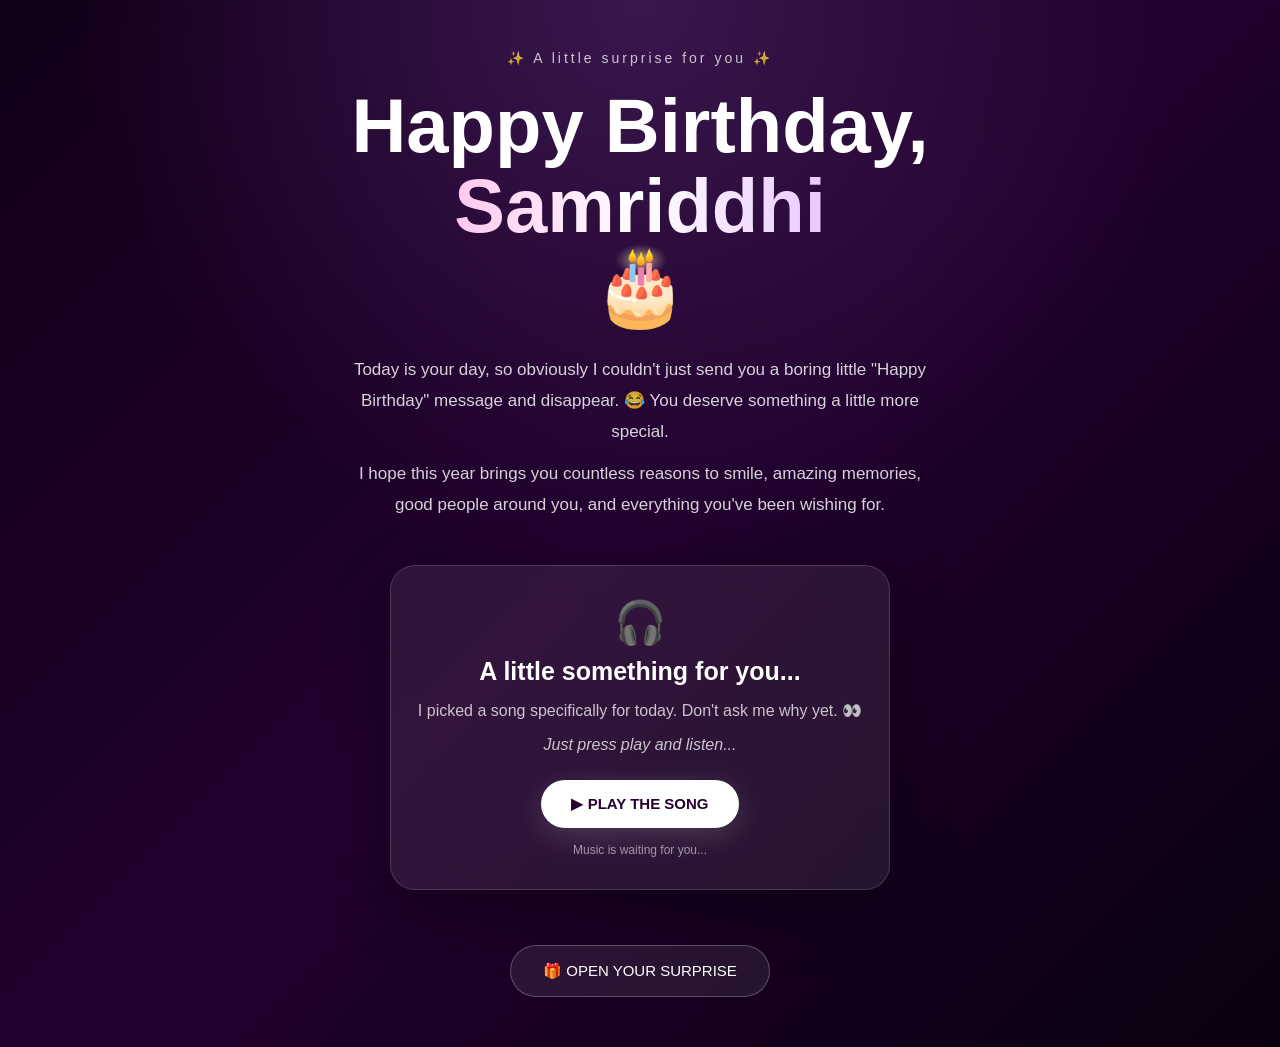
<file: index.html>
<!DOCTYPE html>
<html lang="en">

<head>

    <meta charset="UTF-8">

    <meta
        name="viewport"
        content="width=device-width, initial-scale=1.0"
    >

    <title>Happy Birthday, Samriddhi 🎂</title>

    <link
        rel="stylesheet"
        href="css/style.css"
    >

</head>

<body>

    <!-- Floating background particles -->
    <div class="particles"></div>


    <main class="birthday-container">


        <div class="small-text">
            ✨ A little surprise for you ✨
        </div>


        <h1>

            Happy Birthday,

            <span>
                Samriddhi
            </span>

            🎂

        </h1>


        <p class="birthday-message">

            Today is your day, so obviously I couldn't just send you
            a boring little "Happy Birthday" message and disappear. 😂
            You deserve something a little more special.

        </p>


        <p class="birthday-message">

            I hope this year brings you countless reasons to smile,
            amazing memories, good people around you, and everything
            you've been wishing for.

        </p>


        <!-- MUSIC CARD -->

        <section class="music-card">


            <div class="music-icon">
                🎧
            </div>


            <h2>
                A little something for you...
            </h2>


            <p>

                I picked a song specifically for today.
                Don't ask me why yet. 👀

            </p>


            <p class="music-hint">

                Just press play and listen...

            </p>


            <button
                id="musicButton"
                onclick="toggleMusic()"
            >

                ▶ PLAY THE SONG

            </button>


            <div
                class="song-status"
                id="songStatus"
            >

                Music is waiting for you...

            </div>


        </section>


        <!-- AUDIO -->

        <audio
            id="birthdaySong"
            loop
        >

            <source
                src="music/birthday-song.mp3"
                type="audio/mpeg"
            >

        </audio>


        <!-- PAGE 1 → PAGE 2 -->

        <button
            class="surprise-button"
            onclick="goToSecret()"
        >

            🎁 OPEN YOUR SURPRISE

        </button>


    </main>


    <script src="js/script.js"></script>

</body>
</html>
</file>
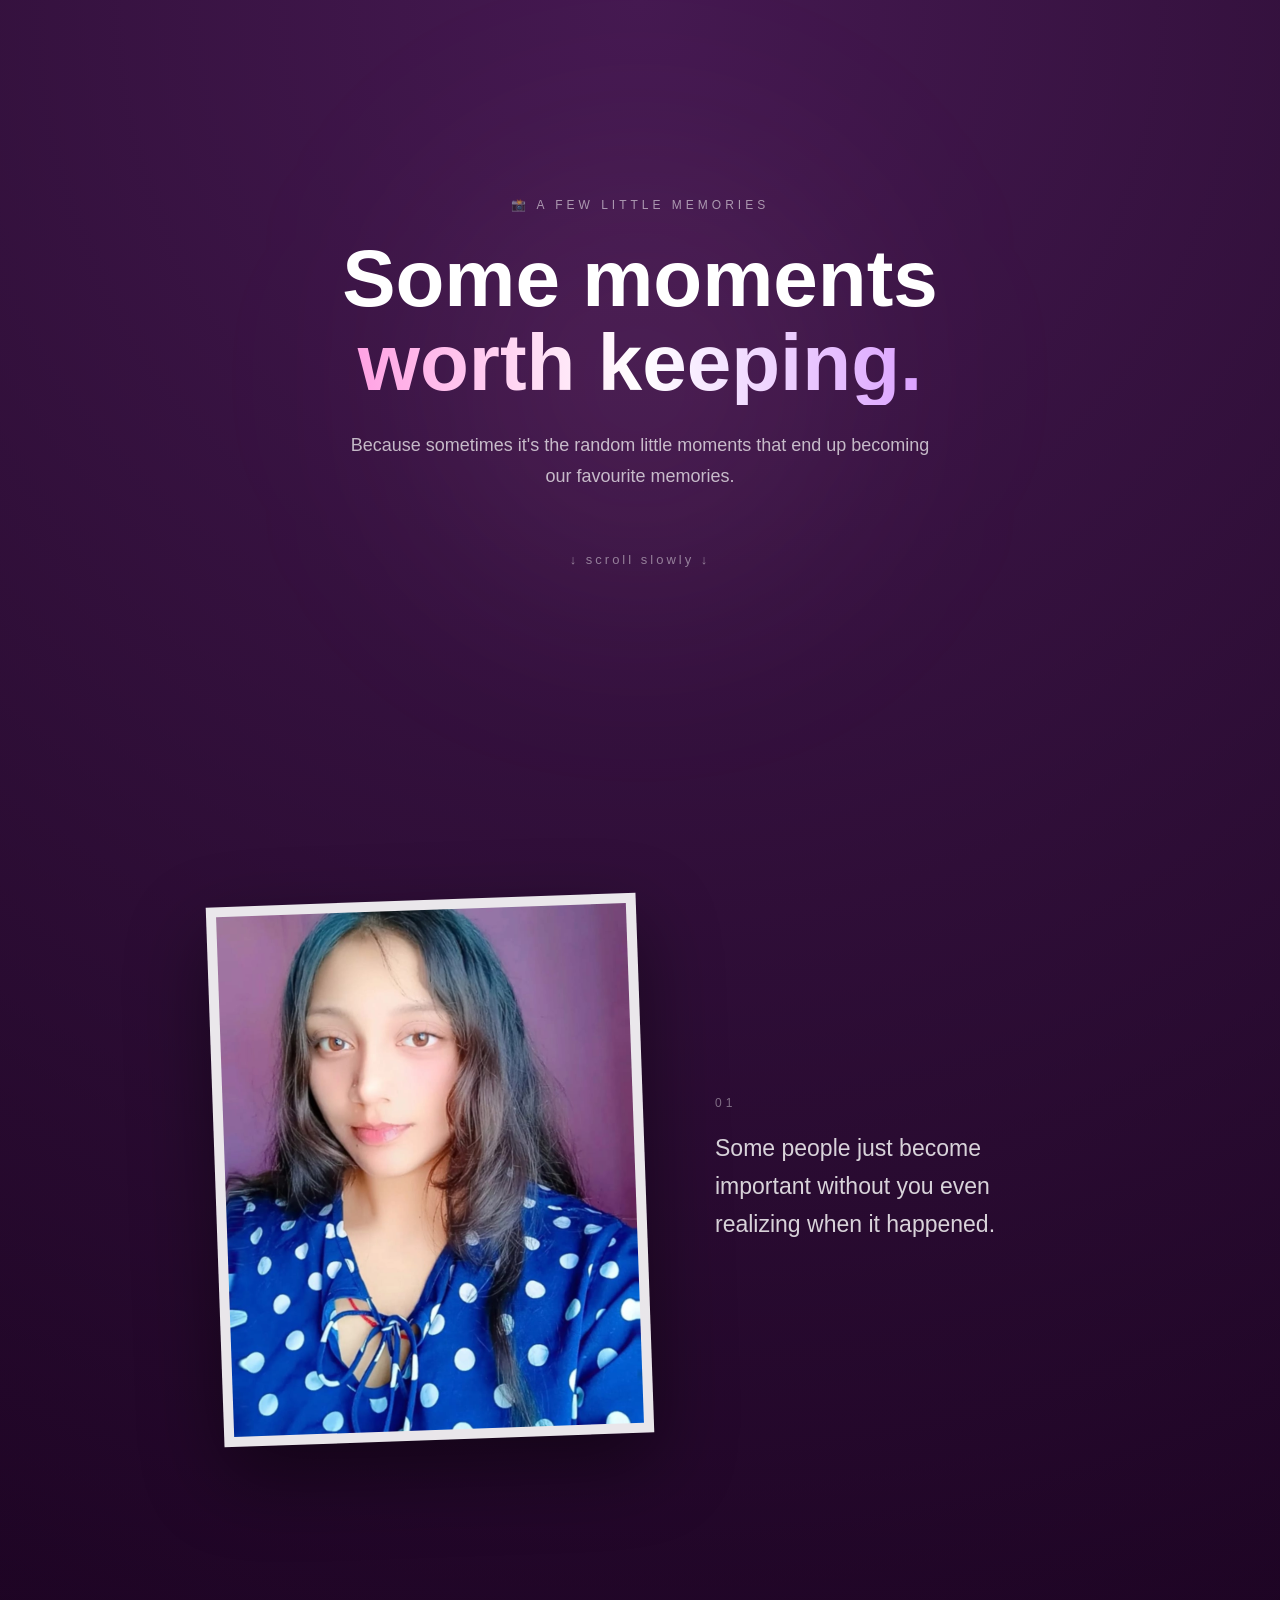
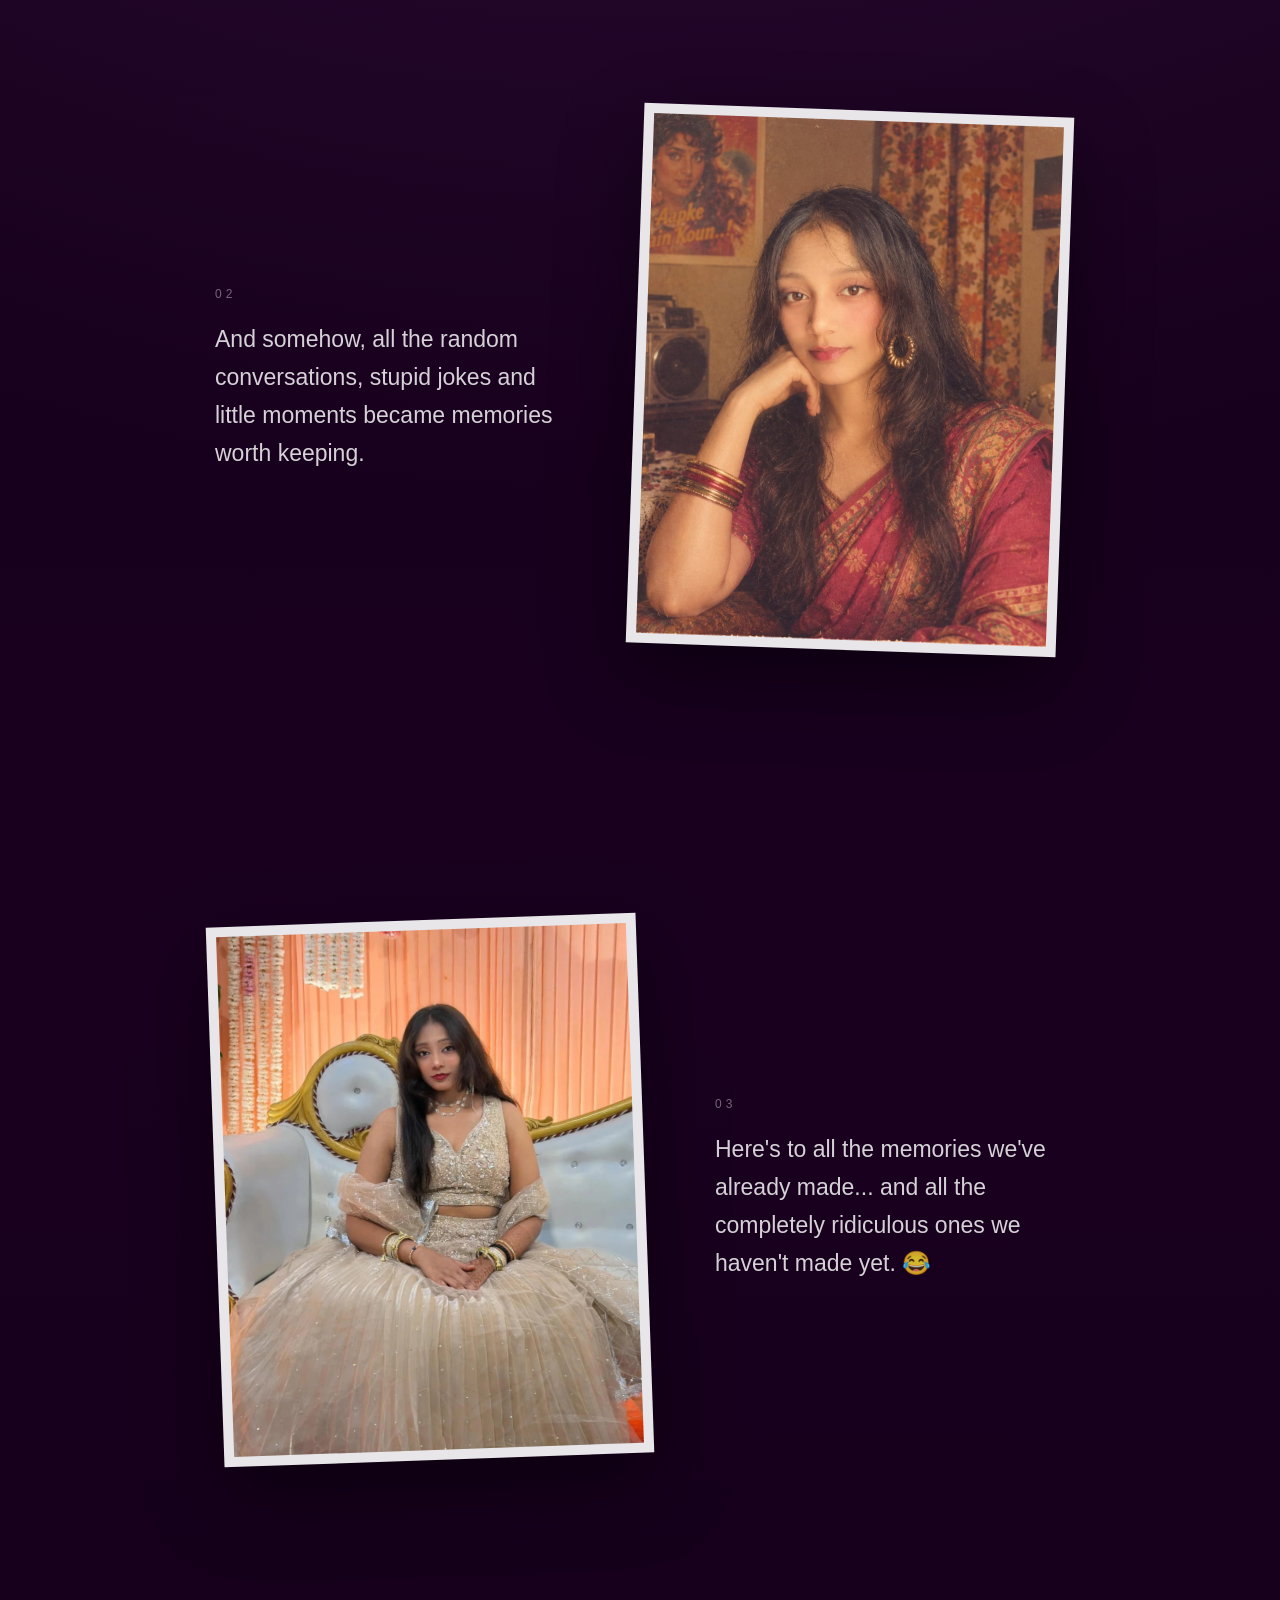
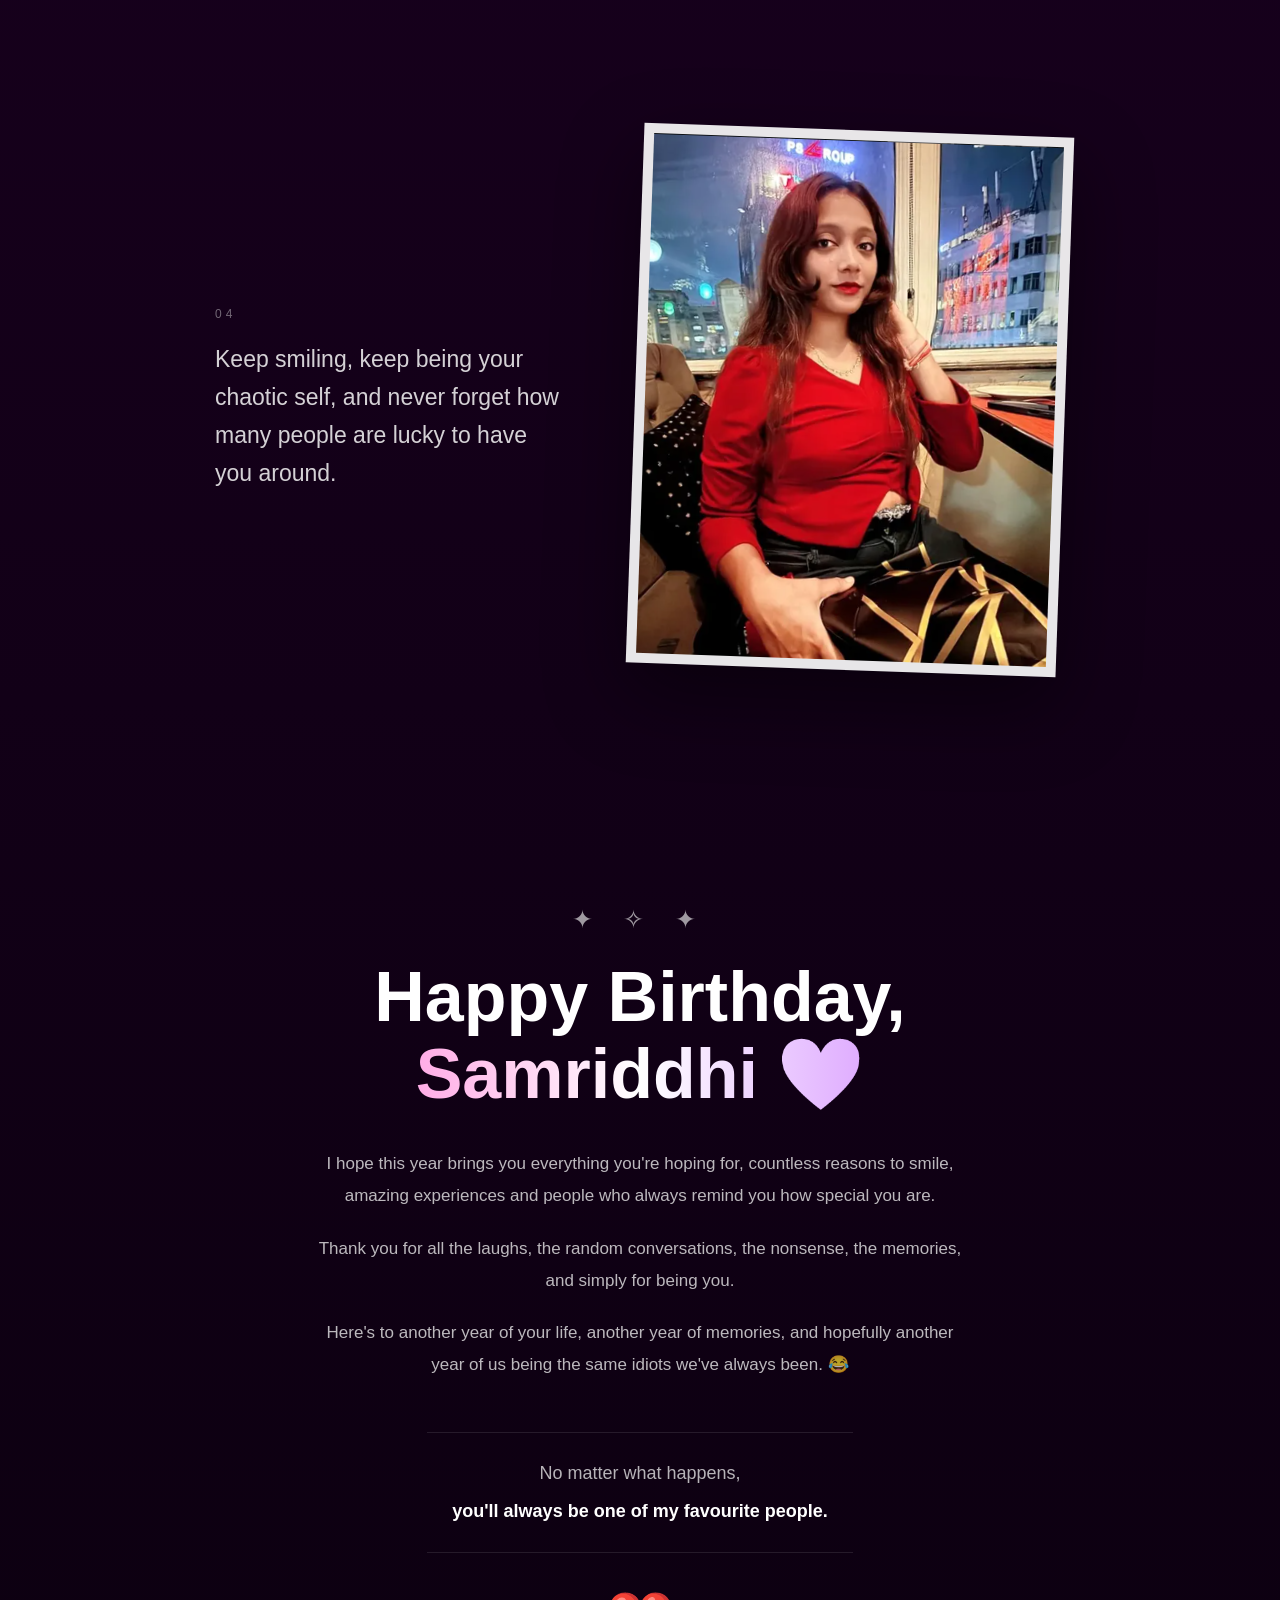
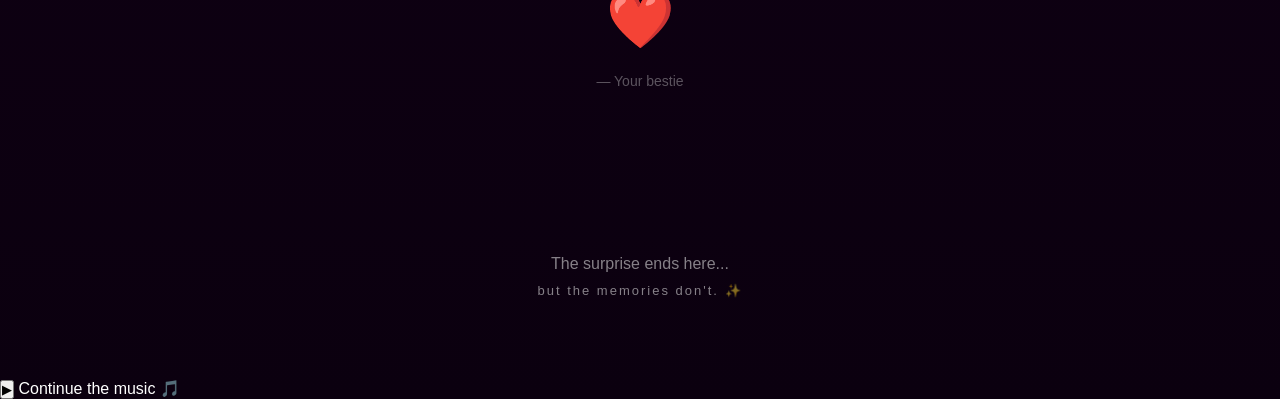
<file: memories.html>
<!DOCTYPE html>
<html lang="en">

<head>

    <meta charset="UTF-8">

    <meta
        name="viewport"
        content="width=device-width, initial-scale=1.0"
    >

    <title>Our Little Memories 📸</title>

    <link rel="stylesheet" href="css/style.css">

</head>


<body class="memories-page">

    <div class="memory-glow"></div>


    <main class="memories-container">


        <!-- INTRO -->

        <section class="memories-intro">

            <div class="memory-label">
                📸 A FEW LITTLE MEMORIES
            </div>

            <h1>
                Some moments
                <span>worth keeping.</span>
            </h1>

            <p>
                Because sometimes it's the random little
                moments that end up becoming our favourite memories.
            </p>

            <div class="scroll-hint">
                ↓ scroll slowly ↓
            </div>

        </section>



        <!-- PHOTO 1 -->

        <section class="memory-item">

            <div class="photo-frame">

                <img
                    src="images/photo1.jpeg"
                    alt="Samriddhi memory 1"
                >

            </div>

            <div class="memory-message">

                <span>01</span>

                <p>
                    Some people just become important
                    without you even realizing when it happened.
                </p>

            </div>

        </section>



        <!-- PHOTO 2 -->

        <section class="memory-item reverse">

            <div class="photo-frame">

                <img
                    src="images/photo2.jpeg"
                    alt="Samriddhi memory 2"
                >

            </div>

            <div class="memory-message">

                <span>02</span>

                <p>
                    And somehow, all the random conversations,
                    stupid jokes and little moments became
                    memories worth keeping.
                </p>

            </div>

        </section>



        <!-- PHOTO 3 -->

        <section class="memory-item">

            <div class="photo-frame">

                <img
                    src="images/photo3.jpeg"
                    alt="Samriddhi memory 3"
                >

            </div>

            <div class="memory-message">

                <span>03</span>

                <p>
                    Here's to all the memories we've already made...
                    and all the completely ridiculous ones
                    we haven't made yet. 😂
                </p>

            </div>

        </section>



        <!-- PHOTO 4 -->

        <section class="memory-item reverse">

            <div class="photo-frame">

                <img
                    src="images/photo4.png"
                    alt="Samriddhi memory 4"
                >

            </div>

            <div class="memory-message">

                <span>04</span>

                <p>
                    Keep smiling, keep being your chaotic self,
                    and never forget how many people are lucky
                    to have you around.
                </p>

            </div>

        </section>



        <!-- FINAL MESSAGE -->

        <section class="final-message">

            <div class="final-sparkle">
                ✦ ✧ ✦
            </div>

            <h2>
                Happy Birthday,
                <span>Samriddhi ❤️</span>
            </h2>

            <p>
                I hope this year brings you everything you're
                hoping for, countless reasons to smile,
                amazing experiences and people who always remind
                you how special you are.
            </p>

            <p>
                Thank you for all the laughs, the random
                conversations, the nonsense, the memories,
                and simply for being you.
            </p>

            <p>
                Here's to another year of your life,
                another year of memories,
                and hopefully another year of us being
                the same idiots we've always been. 😂
            </p>

            <div class="final-line">

                No matter what happens,
                <strong>
                    you'll always be one of my favourite people.
                </strong>

            </div>

            <div class="big-heart">
                ❤️
            </div>

            <p class="signature">
                — Your bestie
            </p>

        </section>



        <!-- END -->

        <section class="website-ending">

            <p>
                The surprise ends here...
            </p>

            <span>
                but the memories don't. ✨
            </span>

        </section>


    </main>


</body>
    <!-- Persistent music -->

<audio id="birthdaySong" loop>
    <source
        src="music/birthday-song.mp3"
        type="audio/mpeg"
    >
</audio>


<!-- Floating music control -->

<div class="floating-music">

    <button
        id="floatingMusicButton"
        onclick="toggleFloatingMusic()"
    >
        ▶
    </button>

    <span id="floatingMusicStatus">
        Continue the music 🎵
    </span>

</div>


<script src="js/script.js"></script>
</html>
</file>
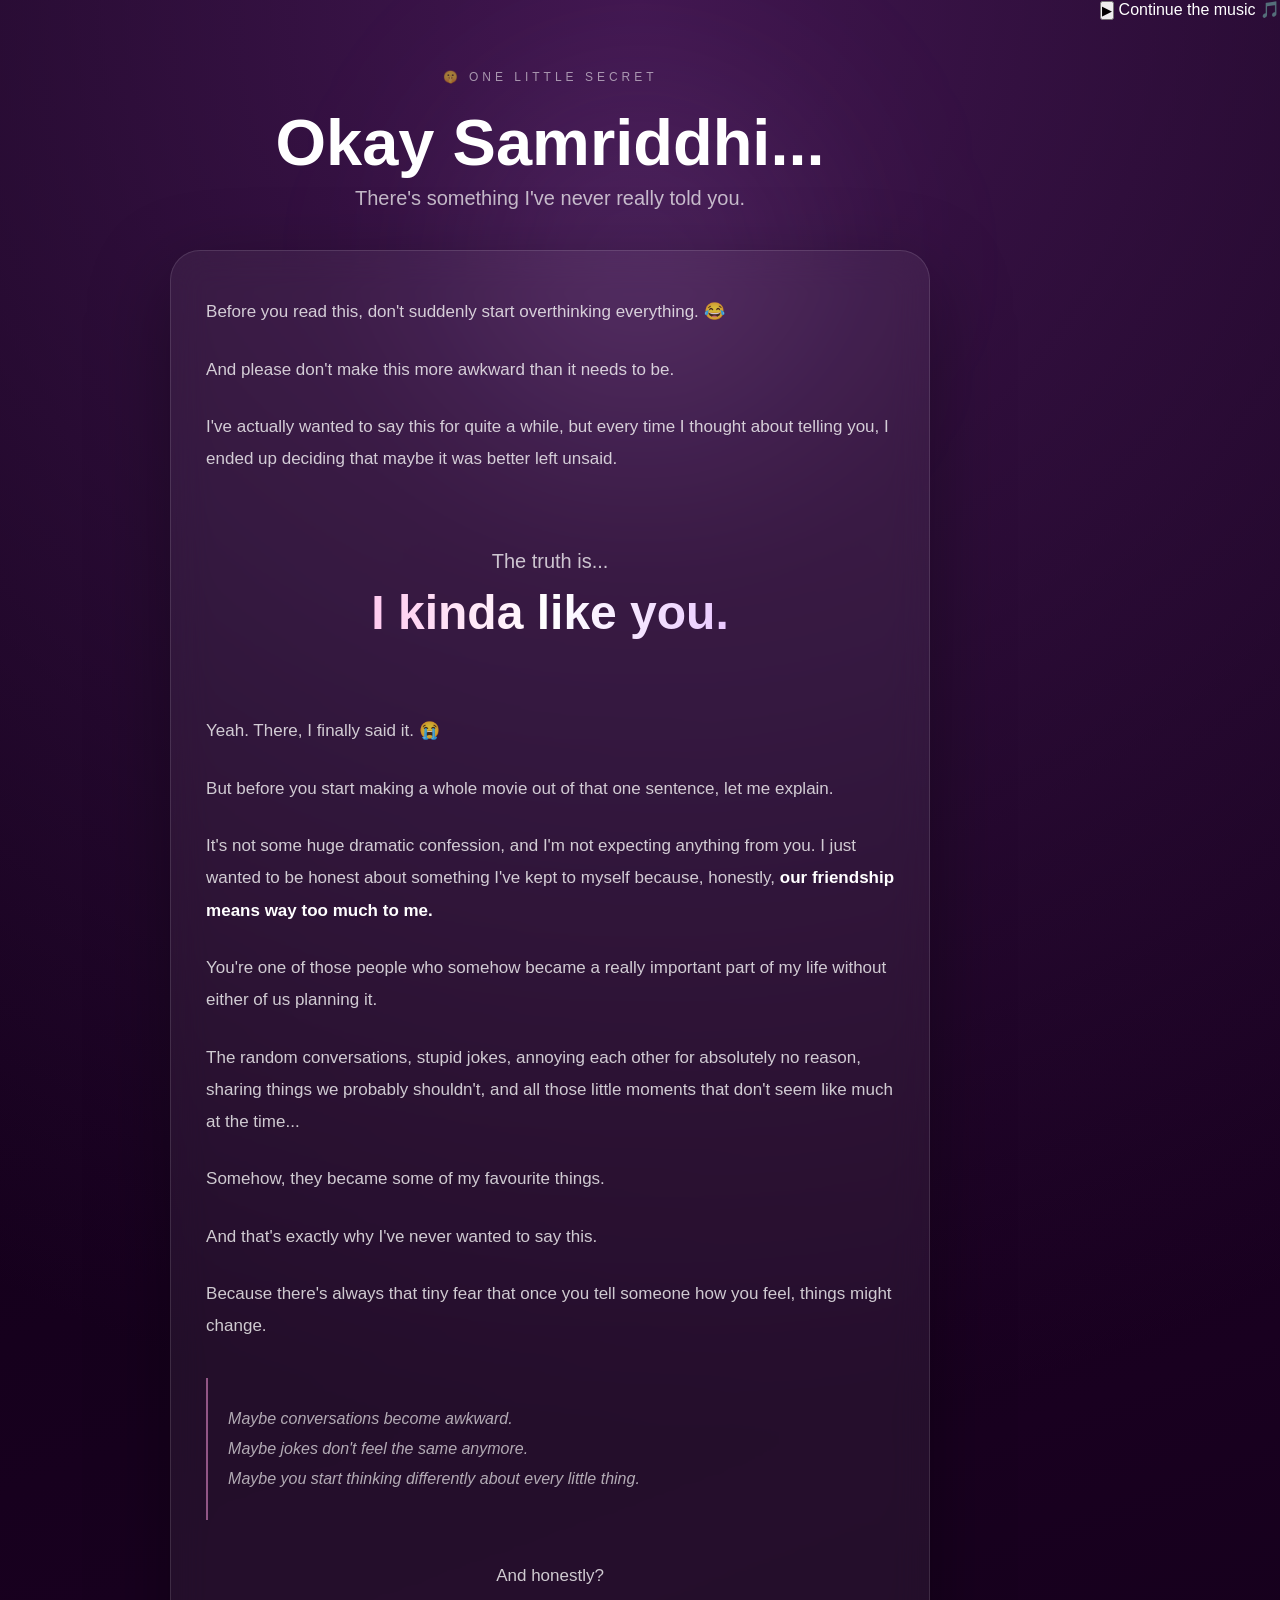
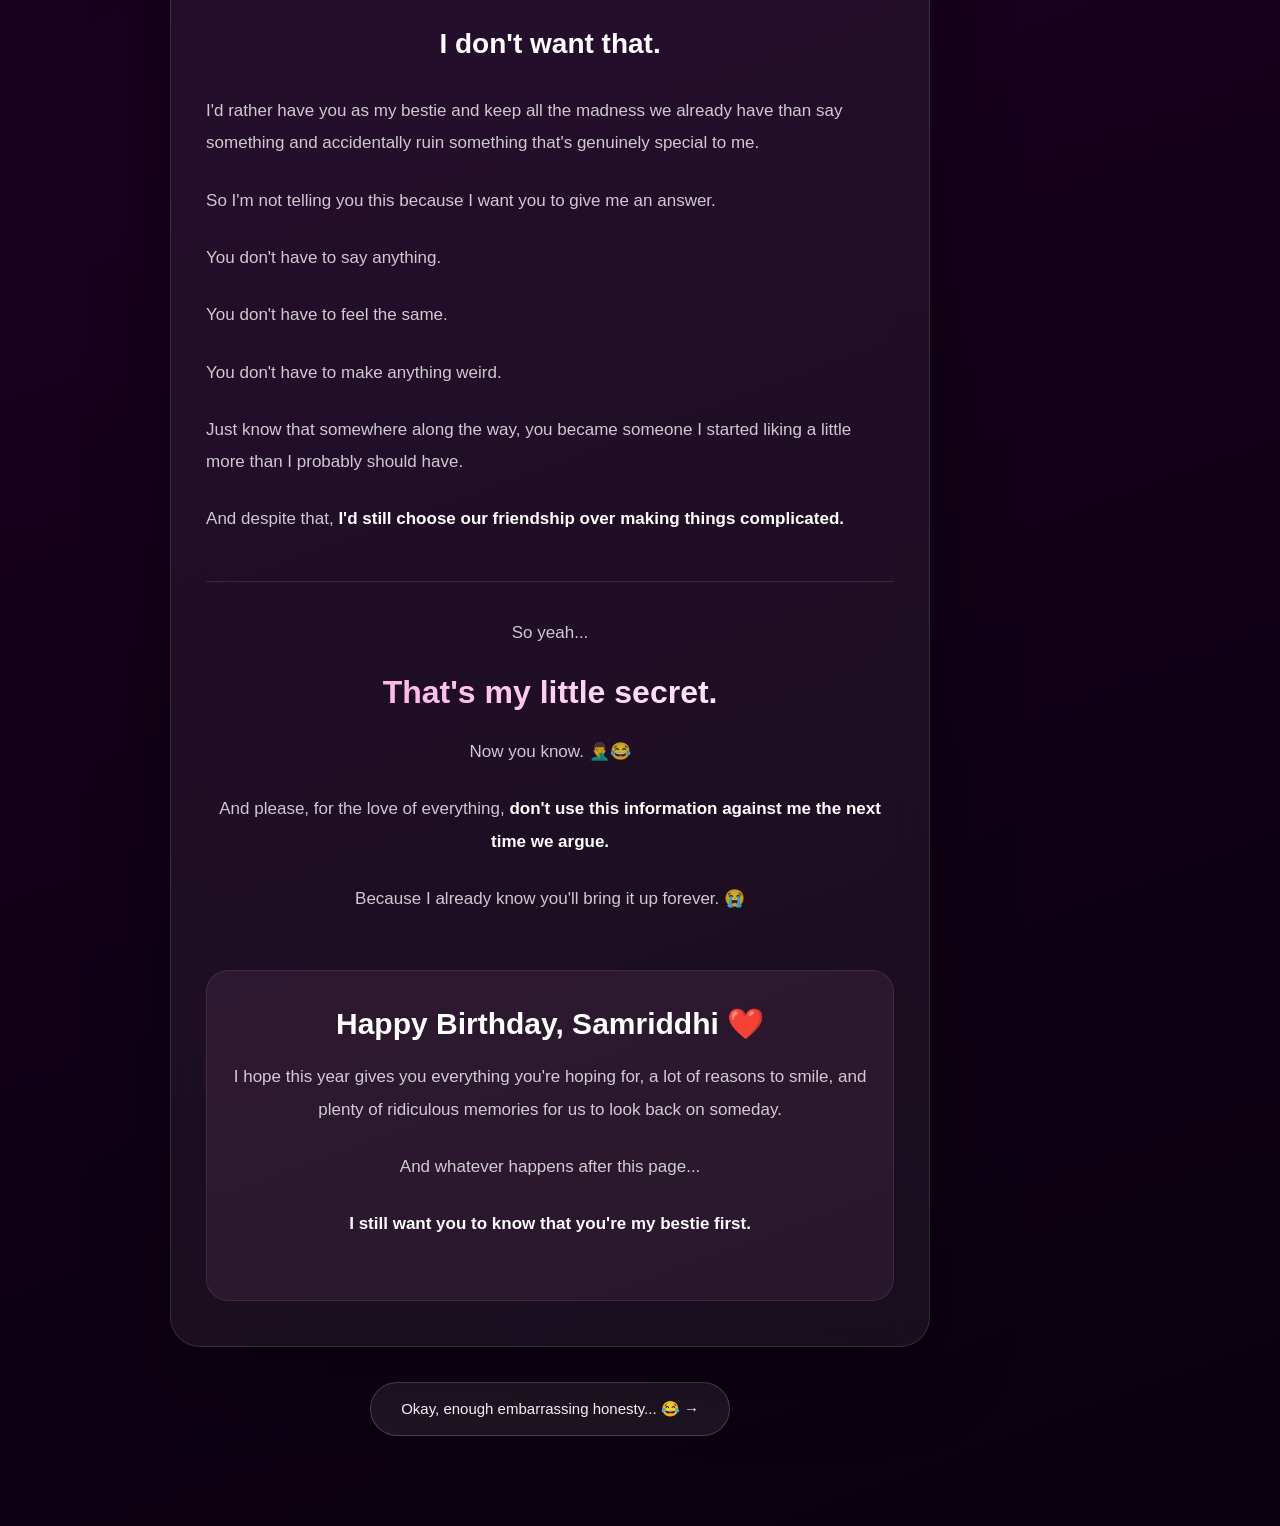
<file: secret.html>
<!DOCTYPE html>
<html lang="en">

<head>

    <meta charset="UTF-8">

    <meta
        name="viewport"
        content="width=device-width, initial-scale=1.0"
    >

    <title>One Little Secret 🤫</title>

    <link
        rel="stylesheet"
        href="css/style.css"
    >

</head>


<body class="secret-page">


    <!-- =========================================
         BACKGROUND GLOW
    ========================================== -->

    <div class="secret-glow"></div>



    <!-- =========================================
         SECRET MESSAGE
    ========================================== -->

    <main class="secret-container">


        <!-- LABEL -->

        <div class="secret-label">

            🤫 ONE LITTLE SECRET

        </div>



        <!-- TITLE -->

        <h1>

            Okay Samriddhi...

        </h1>



        <p class="secret-intro">

            There's something I've never really told you.

        </p>



        <!-- =====================================
             SECRET CARD
        ====================================== -->

        <div class="secret-card">


            <p>

                Before you read this, don't suddenly start
                overthinking everything. 😂

            </p>


            <p>

                And please don't make this more awkward
                than it needs to be.

            </p>


            <p>

                I've actually wanted to say this for quite a while,
                but every time I thought about telling you,
                I ended up deciding that maybe it was better
                left unsaid.

            </p>



            <!-- BIG REVEAL -->

            <div class="big-reveal">

                The truth is...

                <strong>
                    I kinda like you.
                </strong>

            </div>



            <p>

                Yeah. There, I finally said it. 😭

            </p>


            <p>

                But before you start making a whole movie out of
                that one sentence, let me explain.

            </p>


            <p>

                It's not some huge dramatic confession,
                and I'm not expecting anything from you.
                I just wanted to be honest about something
                I've kept to myself because, honestly,

                <strong>
                    our friendship means way too much to me.
                </strong>

            </p>


            <p>

                You're one of those people who somehow became
                a really important part of my life without either
                of us planning it.

            </p>


            <p>

                The random conversations, stupid jokes,
                annoying each other for absolutely no reason,
                sharing things we probably shouldn't, and all
                those little moments that don't seem like much
                at the time...

            </p>


            <p>

                Somehow, they became some of my favourite things.

            </p>


            <p>

                And that's exactly why I've never wanted to say this.

            </p>


            <p>

                Because there's always that tiny fear that once
                you tell someone how you feel, things might change.

            </p>



            <!-- HIGHLIGHT -->

            <div class="highlight-lines">


                <span>

                    Maybe conversations become awkward.

                </span>


                <span>

                    Maybe jokes don't feel the same anymore.

                </span>


                <span>

                    Maybe you start thinking differently about
                    every little thing.

                </span>


            </div>



            <p class="center-line">

                And honestly?

            </p>



            <p class="friendship-line">

                <strong>
                    I don't want that.
                </strong>

            </p>



            <p>

                I'd rather have you as my bestie and keep all
                the madness we already have than say something
                and accidentally ruin something that's genuinely
                special to me.

            </p>


            <p>

                So I'm not telling you this because I want you
                to give me an answer.

            </p>


            <p>

                You don't have to say anything.

            </p>


            <p>

                You don't have to feel the same.

            </p>


            <p>

                You don't have to make anything weird.

            </p>


            <p>

                Just know that somewhere along the way,
                you became someone I started liking a little
                more than I probably should have.

            </p>


            <p>

                And despite that,

                <strong>

                    I'd still choose our friendship over
                    making things complicated.

                </strong>

            </p>



            <!-- =================================
                 SECRET ENDING
            ================================== -->

            <div class="secret-ending">


                <p>

                    So yeah...

                </p>


                <h2>

                    That's my little secret.

                </h2>


                <p>

                    Now you know. 🤦‍♂️😂

                </p>


                <p>

                    And please, for the love of everything,

                    <strong>

                        don't use this information against me
                        the next time we argue.

                    </strong>

                </p>


                <p>

                    Because I already know you'll bring it up forever. 😭

                </p>


            </div>



            <!-- =================================
                 BIRTHDAY NOTE
            ================================== -->

            <div class="birthday-note">


                <h2>

                    Happy Birthday, Samriddhi ❤️

                </h2>


                <p>

                    I hope this year gives you everything you're
                    hoping for, a lot of reasons to smile, and
                    plenty of ridiculous memories for us to look
                    back on someday.

                </p>


                <p>

                    And whatever happens after this page...

                </p>


                <p>

                    <strong>

                        I still want you to know that you're
                        my bestie first.

                    </strong>

                </p>


            </div>


        </div>



        <!-- =====================================
             PAGE 2 → PAGE 3
        ====================================== -->

        <button
            class="memories-button"
            onclick="goToMemories()"
        >

            Okay, enough embarrassing honesty... 😂 →

        </button>


    </main>



    <!-- =========================================
         MUSIC
    ========================================== -->

    <audio
        id="birthdaySong"
        loop
        preload="auto"
    >

        <source
            src="music/birthday-song.mp3"
            type="audio/mpeg"
        >

        Your browser does not support audio.

    </audio>



    <!-- =========================================
         FLOATING MUSIC CONTROL
    ========================================== -->

    <div class="floating-music">


        <button
            id="floatingMusicButton"
            onclick="toggleFloatingMusic()"
        >

            ▶

        </button>


        <span id="floatingMusicStatus">

            Continue the music 🎵

        </span>


    </div>



    <!-- =========================================
         JAVASCRIPT
    ========================================== -->

    <script src="js/script.js"></script>


</bo
</file>
<file: css/style.css>
* {
    margin: 0;
    padding: 0;
    box-sizing: border-box;
}

body {
    min-height: 100vh;
    font-family: "Segoe UI", Arial, sans-serif;

    background:
        radial-gradient(circle at top, #3a174f, transparent 45%),
        linear-gradient(135deg, #120018, #21002d, #09000f);

    color: white;

    display: flex;
    justify-content: center;
    align-items: center;

    overflow-x: hidden;
}


/* Main container */

.birthday-container {
    width: 92%;
    max-width: 700px;

    text-align: center;

    padding: 50px 20px;

    position: relative;
    z-index: 2;

    animation: fadeIn 1.5s ease;
}


/* Small heading */

.small-text {
    font-size: 14px;
    letter-spacing: 3px;

    opacity: 0.75;

    margin-bottom: 20px;
}


/* Main title */

h1 {
    font-size: clamp(42px, 9vw, 76px);

    line-height: 1.05;

    margin-bottom: 30px;

    font-weight: 700;
}

h1 span {
    display: block;

    background: linear-gradient(
        90deg,
        #ff9de2,
        #ffffff,
        #d99cff
    );

    -webkit-background-clip: text;
    background-clip: text;

    color: transparent;
}


/* Birthday paragraphs */

.birthday-message {
    max-width: 600px;

    margin: 12px auto;

    font-size: 17px;

    line-height: 1.8;

    color: rgba(255,255,255,0.82);
}


/* Music card */

.music-card {

    margin: 45px auto 30px;

    padding: 32px 25px;

    max-width: 500px;

    border-radius: 25px;

    background: rgba(255,255,255,0.08);

    border: 1px solid rgba(255,255,255,0.15);

    backdrop-filter: blur(15px);

    box-shadow:
        0 20px 60px rgba(0,0,0,0.35);

    transition: 0.3s ease;
}

.music-card:hover {
    transform: translateY(-5px);

    background: rgba(255,255,255,0.11);
}


.music-icon {
    font-size: 42px;

    margin-bottom: 10px;

    animation: pulse 2s infinite;
}


.music-card h2 {
    font-size: 25px;

    margin-bottom: 12px;
}


.music-card p {
    color: rgba(255,255,255,0.75);

    line-height: 1.6;
}


.music-hint {
    margin-top: 8px;

    font-style: italic;
}


/* Music button */

#musicButton {

    margin-top: 22px;

    padding: 15px 30px;

    border: none;

    border-radius: 50px;

    background: white;

    color: #26002f;

    font-size: 15px;

    font-weight: 700;

    cursor: pointer;

    transition: 0.3s ease;

    box-shadow:
        0 8px 30px rgba(255,255,255,0.15);
}

#musicButton:hover {
    transform: scale(1.05);

    box-shadow:
        0 10px 35px rgba(255,255,255,0.3);
}


.song-status {
    margin-top: 15px;

    font-size: 12px;

    opacity: 0.55;
}


/* Surprise button */

.surprise-button {

    margin-top: 25px;

    padding: 16px 32px;

    border-radius: 50px;

    border: 1px solid rgba(255,255,255,0.25);

    background: rgba(255,255,255,0.08);

    color: white;

    font-size: 15px;

    cursor: pointer;

    transition: 0.3s ease;
}

.surprise-button:hover {

    background: white;

    color: #24002c;

    transform: translateY(-3px);
}


/* Animations */

@keyframes fadeIn {

    from {
        opacity: 0;
        transform: translateY(25px);
    }

    to {
        opacity: 1;
        transform: translateY(0);
    }
}


@keyframes pulse {

    0%, 100% {
        transform: scale(1);
    }

    50% {
        transform: scale(1.12);
    }
}


/* Mobile */

@media (max-width: 600px) {

    .birthday-container {
        padding: 35px 10px;
    }

    .birthday-message {
        font-size: 15px;
    }

    .music-card {
        padding: 28px 18px;
    }

    .music-card h2 {
        font-size: 22px;
    }

}
/* ========================================
   PAGE 2 — SECRET
======================================== */

.secret-page {

    min-height: 100vh;

    background:
        radial-gradient(
            circle at 50% 0%,
            #40164f,
            transparent 45%
        ),
        linear-gradient(
            160deg,
            #0d0014,
            #190020,
            #08000d
        );

    align-items: flex-start;
}


.secret-glow {

    position: fixed;

    width: 350px;
    height: 350px;

    border-radius: 50%;

    background: rgba(217, 156, 255, 0.12);

    filter: blur(100px);

    top: 10%;
    left: 50%;

    transform: translateX(-50%);

    pointer-events: none;
}


.secret-container {

    width: 92%;
    max-width: 760px;

    margin: auto;

    padding: 70px 0 90px;

    text-align: center;

    position: relative;

    z-index: 2;

    animation: fadeIn 1.3s ease;
}


.secret-label {

    font-size: 12px;

    letter-spacing: 4px;

    opacity: 0.55;

    margin-bottom: 25px;
}


.secret-container > h1 {

    font-size: clamp(40px, 8vw, 65px);

    margin-bottom: 10px;
}


.secret-intro {

    font-size: 20px;

    color: rgba(255,255,255,0.7);

    margin-bottom: 40px;
}


/* Main message card */

.secret-card {

    padding: 45px 35px;

    border-radius: 30px;

    background: rgba(255,255,255,0.055);

    border: 1px solid rgba(255,255,255,0.12);

    backdrop-filter: blur(18px);

    box-shadow:
        0 25px 80px rgba(0,0,0,0.35);

    text-align: left;
}


.secret-card p {

    font-size: 17px;

    line-height: 1.9;

    color: rgba(255,255,255,0.78);

    margin-bottom: 25px;
}


.secret-card strong {

    color: white;
}


/* Big confession */

.big-reveal {

    text-align: center;

    padding: 40px 15px;

    margin: 35px 0;

    font-size: 20px;

    color: rgba(255,255,255,0.75);
}


.big-reveal strong {

    display: block;

    margin-top: 12px;

    font-size: clamp(30px, 7vw, 48px);

    background:
        linear-gradient(
            90deg,
            #ff9de2,
            #ffffff,
            #d99cff
        );

    -webkit-background-clip: text;
    background-clip: text;

    color: transparent;

    animation: softGlow 2.5s ease-in-out infinite;
}


@keyframes softGlow {

    0%, 100% {
        filter: brightness(1);
    }

    50% {
        filter: brightness(1.3);
    }
}


/* Highlighted lines */

.highlight-lines {

    margin: 35px 0;

    padding: 20px;

    border-left: 2px solid rgba(255,157,226,0.5);
}


.highlight-lines span {

    display: block;

    font-size: 16px;

    color: rgba(255,255,255,0.65);

    margin: 12px 0;

    font-style: italic;
}


.center-line {

    text-align: center;

    margin-top: 40px;
}


.friendship-line {

    text-align: center;

    font-size: 28px !important;

    color: white !important;
}


/* Ending */

.secret-ending {

    margin-top: 45px;

    padding-top: 35px;

    border-top: 1px solid rgba(255,255,255,0.1);

    text-align: center;
}


.secret-ending h2 {

    font-size: 32px;

    margin: 12px 0 25px;

    background:
        linear-gradient(
            90deg,
            #ff9de2,
            #ffffff
        );

    -webkit-background-clip: text;
    background-clip: text;

    color: transparent;
}


/* Birthday ending */

.birthday-note {

    margin-top: 55px;

    padding: 35px 25px;

    border-radius: 22px;

    background: rgba(255,157,226,0.07);

    border: 1px solid rgba(255,157,226,0.12);

    text-align: center;
}


.birthday-note h2 {

    font-size: 30px;

    margin-bottom: 20px;
}


/* Page 3 button */

.memories-button {

    margin-top: 35px;

    padding: 17px 30px;

    border: 1px solid rgba(255,255,255,0.2);

    border-radius: 50px;

    background: rgba(255,255,255,0.08);

    color: white;

    font-size: 15px;

    cursor: pointer;

    transition: 0.3s ease;
}


.memories-button:hover {

    background: white;

    color: #24002c;

    transform: translateY(-3px);

    box-shadow:
        0 10px 35px rgba(255,255,255,0.15);
}


/* Mobile */

@media (max-width: 600px) {

    .secret-container {

        padding: 45px 0 70px;
    }

    .secret-card {

        padding: 30px 20px;

        border-radius: 22px;
    }

    .secret-card p {

        font-size: 15.5px;

        line-height: 1.8;
    }

    .big-reveal {

        padding: 30px 5px;
    }

    .friendship-line {

        font-size: 24px !important;
    }

}
/* ========================================
   PAGE 3 — MEMORIES
======================================== */

.memories-page {

    min-height: 100vh;

    display: block;

    background:
        radial-gradient(
            circle at 50% 0%,
            #451951,
            transparent 40%
        ),
        linear-gradient(
            180deg,
            #100014,
            #19001f,
            #0b000f
        );

    overflow-x: hidden;
}


.memory-glow {

    position: fixed;

    width: 400px;
    height: 400px;

    border-radius: 50%;

    background: rgba(255,157,226,0.09);

    filter: blur(120px);

    top: 20%;
    left: 50%;

    transform: translateX(-50%);

    pointer-events: none;
}


/* ========================================
   CONTAINER
======================================== */

.memories-container {

    width: 92%;

    max-width: 1000px;

    margin: auto;

    position: relative;

    z-index: 2;
}


/* ========================================
   INTRO
======================================== */

.memories-intro {

    min-height: 85vh;

    display: flex;

    flex-direction: column;

    justify-content: center;

    align-items: center;

    text-align: center;
}


.memory-label {

    font-size: 12px;

    letter-spacing: 4px;

    opacity: 0.55;

    margin-bottom: 25px;
}


.memories-intro h1 {

    font-size: clamp(
        45px,
        9vw,
        80px
    );

    line-height: 1.05;

    margin-bottom: 25px;
}


.memories-intro h1 span {

    display: block;

    background:
        linear-gradient(
            90deg,
            #ff9de2,
            white,
            #d99cff
        );

    -webkit-background-clip: text;

    background-clip: text;

    color: transparent;
}


.memories-intro > p {

    max-width: 600px;

    font-size: 18px;

    line-height: 1.7;

    color: rgba(255,255,255,0.7);
}


.scroll-hint {

    margin-top: 60px;

    font-size: 13px;

    letter-spacing: 3px;

    opacity: 0.45;

    animation: scrollBounce 2s infinite;
}


@keyframes scrollBounce {

    0%, 100% {
        transform: translateY(0);
    }

    50% {
        transform: translateY(10px);
    }
}


/* ========================================
   MEMORY ITEMS
======================================== */

.memory-item {

    min-height: 90vh;

    display: flex;

    align-items: center;

    justify-content: center;

    gap: 70px;

    padding: 100px 0;
}


.memory-item.reverse {

    flex-direction: row-reverse;
}


/* ========================================
   PHOTO
======================================== */

.photo-frame {

    width: min(
        430px,
        90vw
    );

    padding: 10px;

    background: rgba(255,255,255,0.9);

    box-shadow:
        0 30px 80px rgba(0,0,0,0.45);

    transform: rotate(-2deg);

    transition: 0.5s ease;
}


.memory-item.reverse .photo-frame {

    transform: rotate(2deg);
}


.photo-frame:hover {

    transform:
        rotate(0deg)
        scale(1.03);
}


.photo-frame img {

    display: block;

    width: 100%;

    height: 520px;

    object-fit: cover;
}


/* ========================================
   MEMORY MESSAGE
======================================== */

.memory-message {

    max-width: 350px;
}


.memory-message span {

    display: block;

    font-size: 12px;

    letter-spacing: 4px;

    opacity: 0.4;

    margin-bottom: 20px;
}


.memory-message p {

    font-size: 23px;

    line-height: 1.65;

    color: rgba(255,255,255,0.82);
}


/* ========================================
   FINAL MESSAGE
======================================== */

.final-message {

    min-height: 100vh;

    display: flex;

    flex-direction: column;

    align-items: center;

    justify-content: center;

    text-align: center;

    padding: 100px 20px;
}


.final-sparkle {

    font-size: 25px;

    letter-spacing: 12px;

    opacity: 0.6;

    margin-bottom: 25px;
}


.final-message h2 {

    font-size: clamp(
        40px,
        8vw,
        70px
    );

    line-height: 1.1;

    margin-bottom: 35px;
}


.final-message h2 span {

    display: block;

    background:
        linear-gradient(
            90deg,
            #ff9de2,
            white,
            #d99cff
        );

    -webkit-background-clip: text;

    background-clip: text;

    color: transparent;
}


.final-message > p {

    max-width: 650px;

    font-size: 17px;

    line-height: 1.9;

    color: rgba(255,255,255,0.72);

    margin-bottom: 20px;
}


.final-line {

    margin-top: 30px;

    max-width: 600px;

    padding: 25px;

    border-top: 1px solid rgba(255,255,255,0.1);

    border-bottom: 1px solid rgba(255,255,255,0.1);

    font-size: 18px;

    line-height: 1.7;

    color: rgba(255,255,255,0.7);
}


.final-line strong {

    display: block;

    color: white;

    margin-top: 8px;
}


.big-heart {

    font-size: 55px;

    margin-top: 35px;

    animation: heartBeat 2s infinite;
}


@keyframes heartBeat {

    0%, 100% {
        transform: scale(1);
    }

    50% {
        transform: scale(1.12);
    }
}


.signature {

    margin-top: 15px;

    font-size: 14px !important;

    opacity: 0.45;
}


/* ========================================
   WEBSITE END
======================================== */

.website-ending {

    text-align: center;

    padding: 40px 20px 80px;

    opacity: 0.5;
}


.website-ending p {

    margin-bottom: 8px;
}


.website-ending span {

    font-size: 13px;

    letter-spacing: 2px;
}


/* ========================================
   MOBILE
======================================== */

@media (max-width: 700px) {

    .memories-intro {

        min-height: 75vh;
    }


    .memories-intro > p {

        font-size: 15px;
    }


    .memory-item,
    .memory-item.reverse {

        min-height: auto;

        flex-direction: column;

        gap: 35px;

        padding: 90px 0;
    }


    .photo-frame {

        width: 88vw;

        max-width: 400px;
    }


    .photo-frame img {

        height: 470px;
    }


    .memory-message {

        text-align: center;

        max-width: 90%;
    }


    .memory-message p {

        font-size: 19px;

        line-height: 1.7;
    }


    .final-message {

        padding: 100px 10px;
    }


    .final-message > p {

        font-size: 15px;

        line-height: 1.8;
    }

}
</file>
